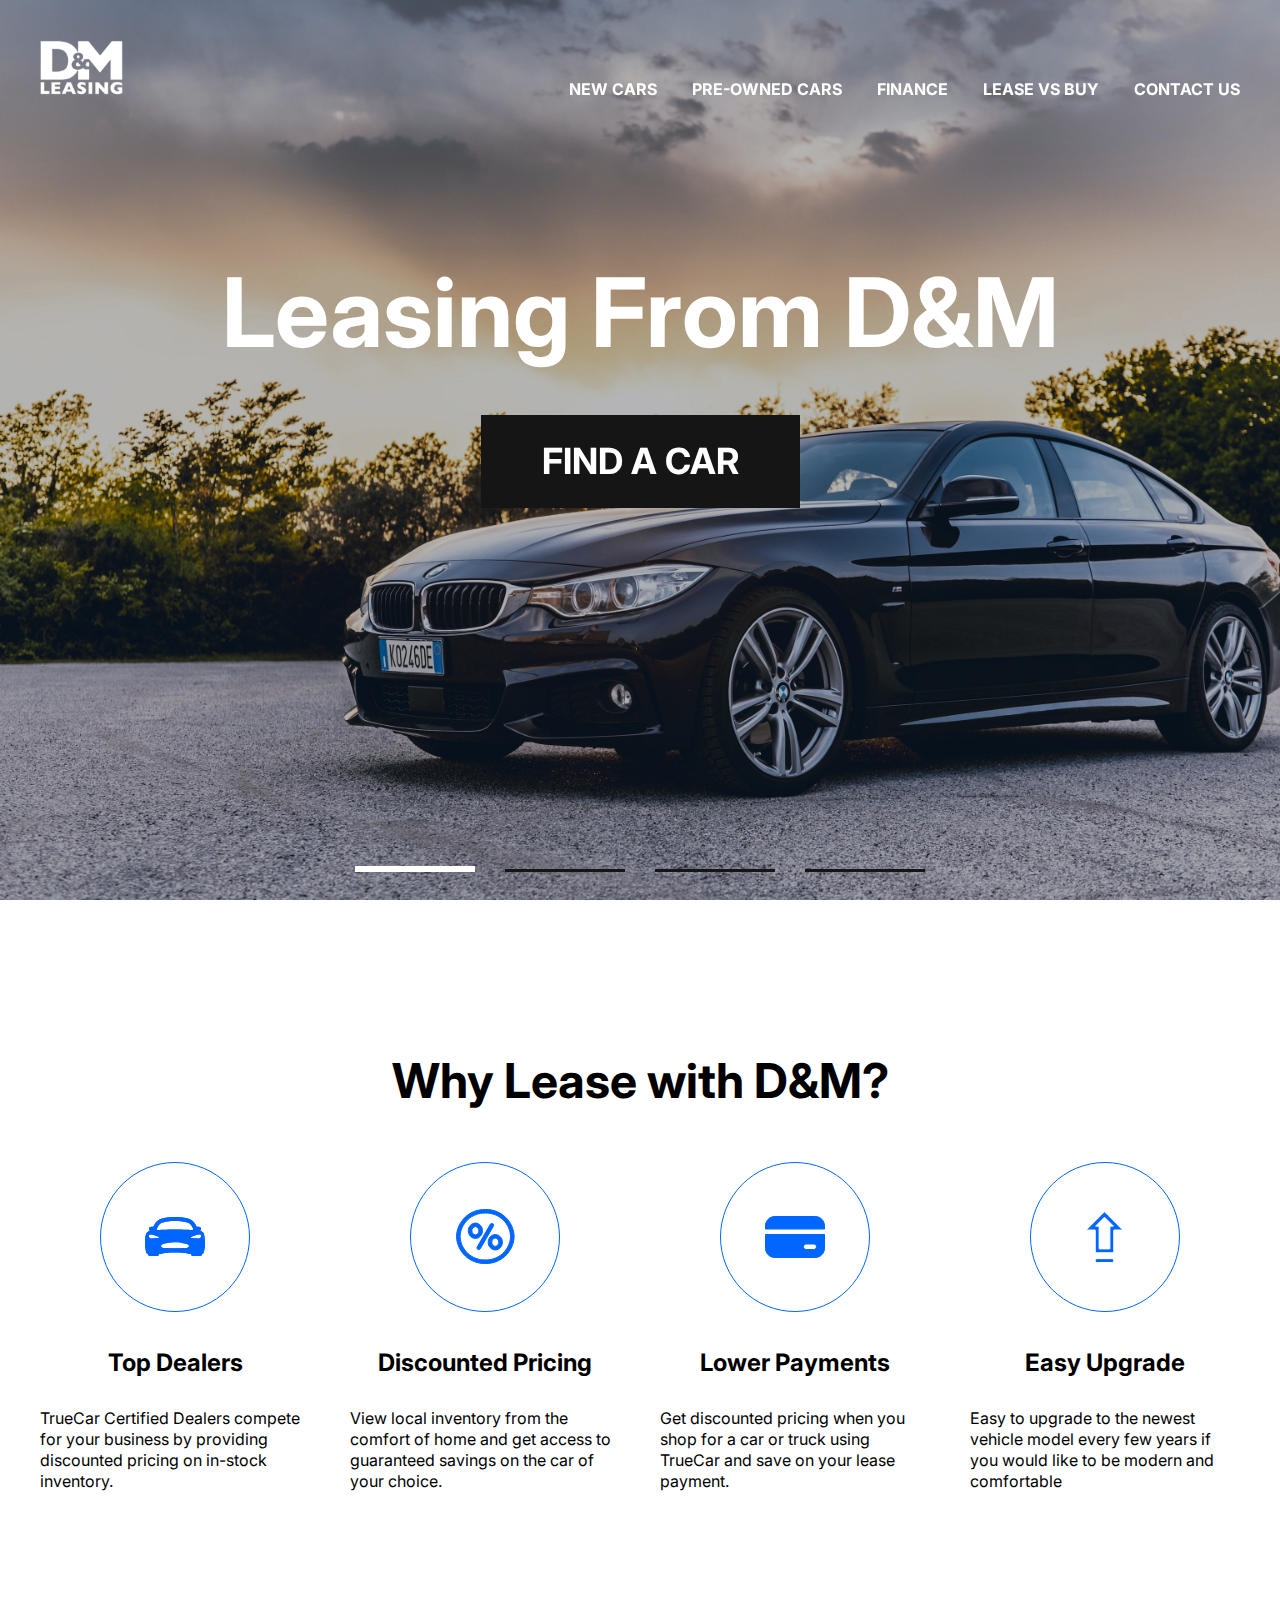
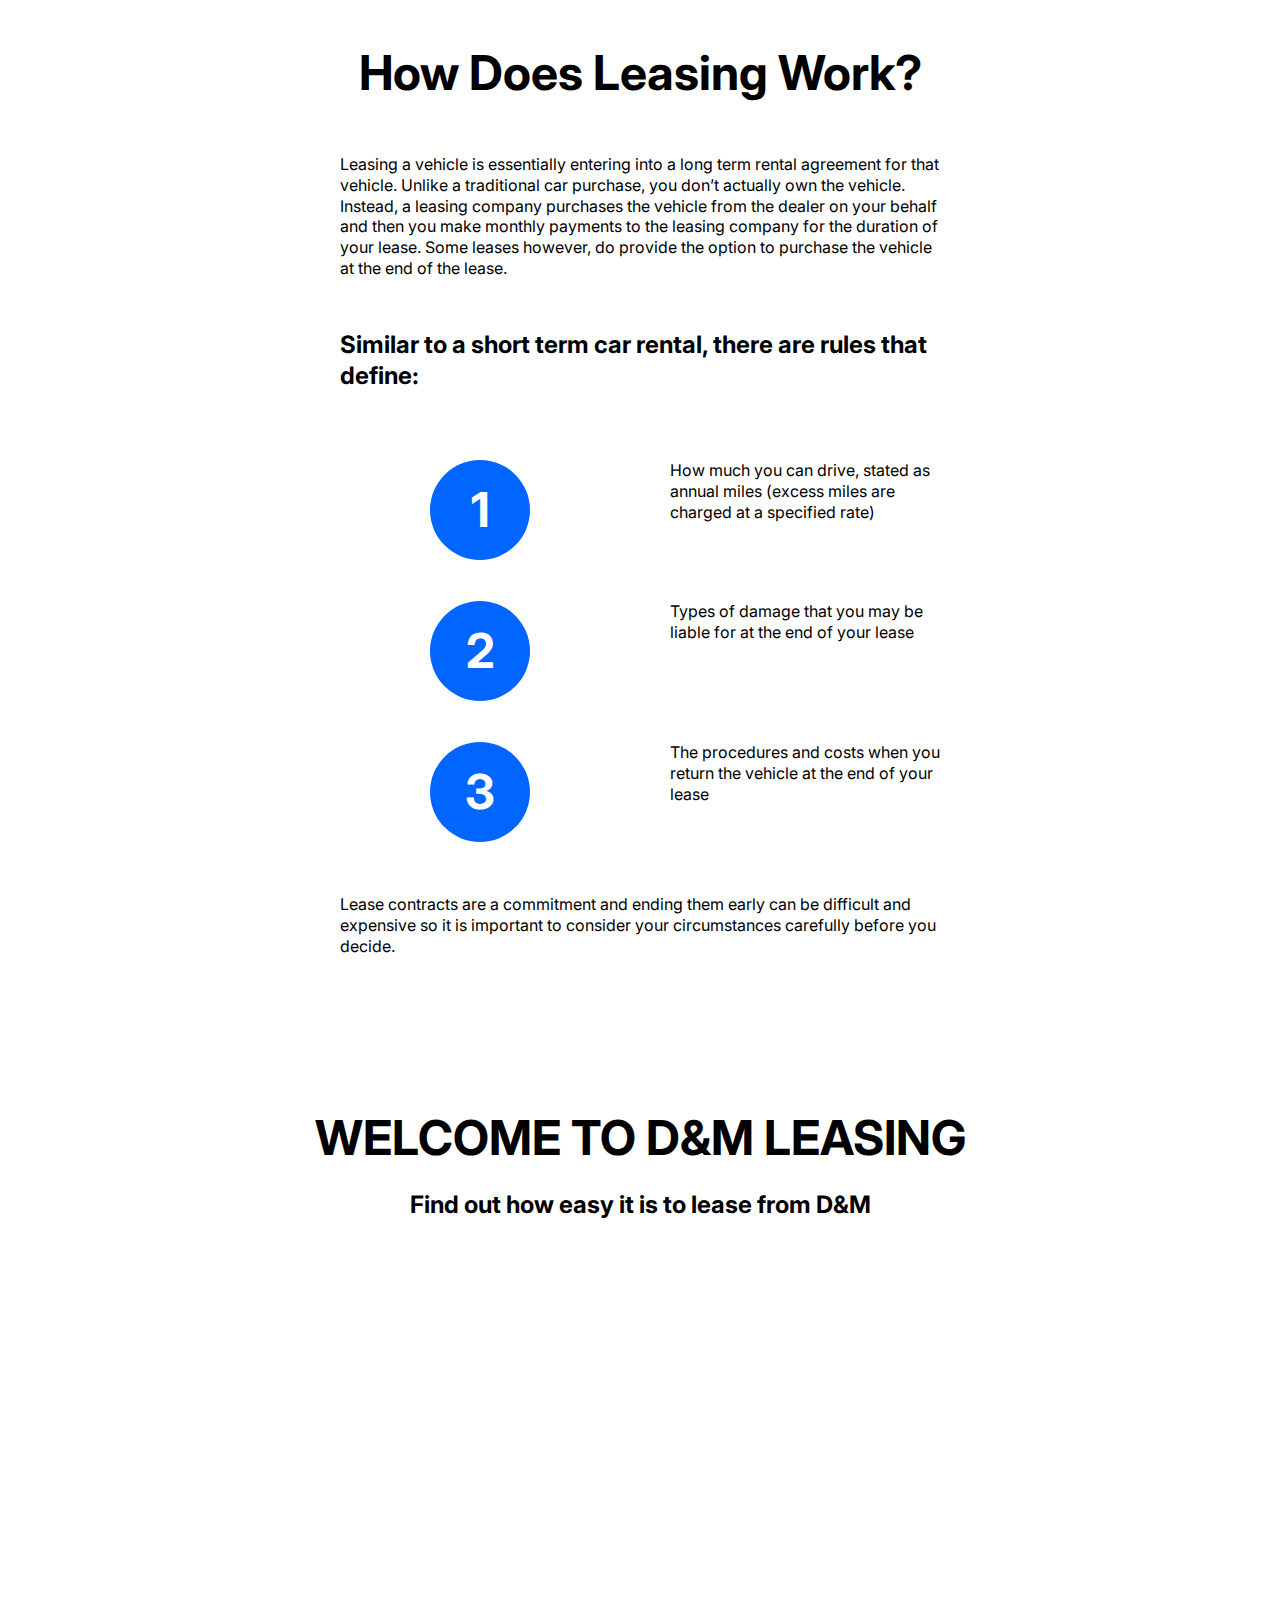
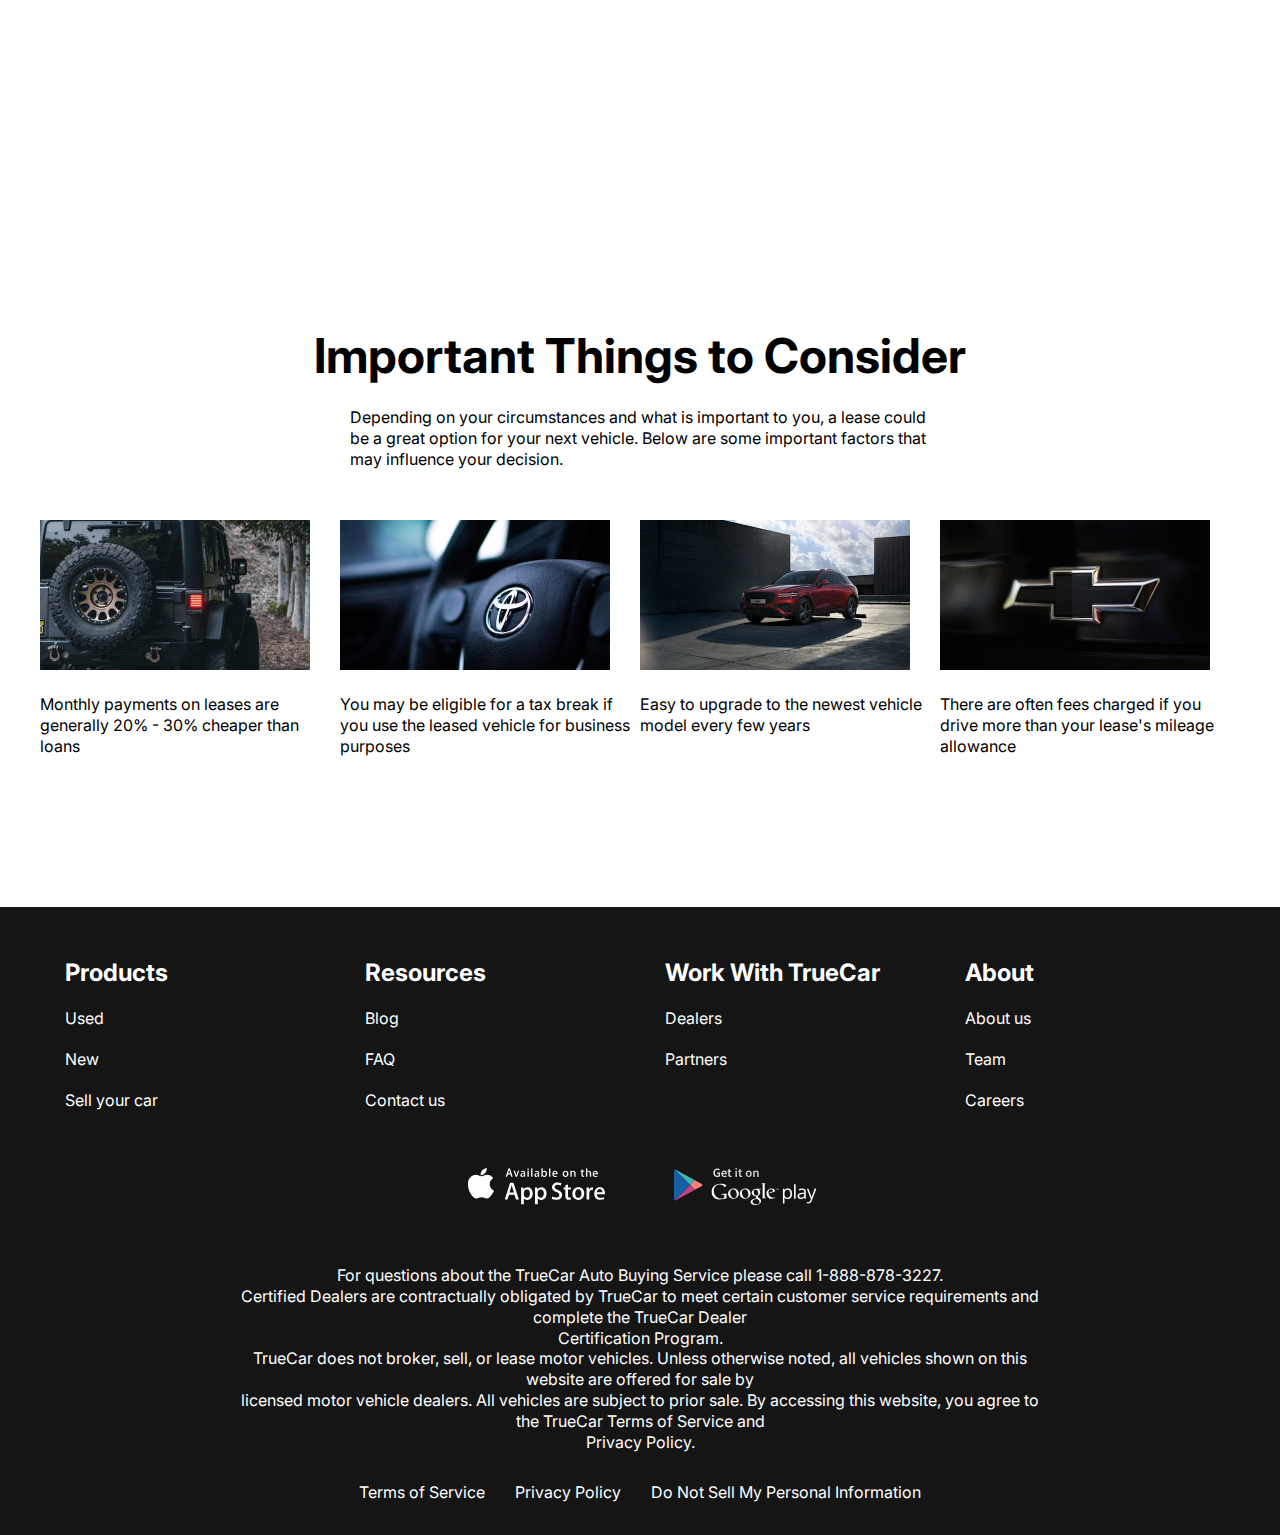
<file: index.html>
<!DOCTYPE html>
<html lang="en">
<head>
    <meta charset="UTF-8">
    <meta http-equiv="X-UA-Compatible" content="IE=edge">
    <meta name="viewport" content="width=device-width, initial-scale=1.0">
    <link rel="preconnect" href="https://fonts.googleapis.com">
    <link rel="preconnect" href="https://fonts.gstatic.com" crossorigin>
    <link rel="shortcut icon" href="images/blog-1.jpg" type="image/x-icon">
    <link href="https://fonts.googleapis.com/css2?family=Inter:wght@400;700&display=swap" rel="stylesheet">
    <link rel="stylesheet" href="https://cdn.jsdelivr.net/npm/swiper@9/swiper-bundle.min.css"/>
    <link rel="stylesheet" href="css/style.css">
    <title>Cars</title>
</head>
<body>
    <div class="wrapper">
        <header class="header header-main">
            <div class="container">
                <div class="header__inner">
                    <a href="index.html" class="logo__img"><img src="images/logo.svg" alt="Logo"></a>
                    <nav class="menu">
                        <button class="menu__btn">
                            <span></span>
                            <span></span>
                            <span></span>
                        </button>
                        <ul class="menu__list">
                            <li class="menu__list-item">
                                <a href="new-cars.html" class="menu__list-link">NEW CARS</a>
                            </li>
                            <li class="menu__list-item">
                                <a href="#" class="menu__list-link">PRE-OWNED CARS</a>
                            </li>
                            <li class="menu__list-item">
                                <a href="#" class="menu__list-link">FINANCE</a>
                            </li>
                            <li class="menu__list-item">
                                <a href="#" class="menu__list-link">LEASE VS BUY</a>
                            </li>
                            <li class="menu__list-item">
                                <a href="contacts.html" class="menu__list-link">CONTACT US</a>
                            </li>
                        </ul>
                    </nav>
                </div>
            </div>
        </header>

        <main class="main">
            <section class="top">
                <div class="container">
                    <h1 class="title">
                        Leasing From D&M
                    </h1>
                    <a href="new-cars.html" class="top__link">
                        FIND A CAR
                    </a>
                </div>
            </section>
            <div class="slider">
                <div class="swiper">
                    <div class="swiper-wrapper">
                    <div class="swiper-slide" style="background-image: url(images/slide-1.jpg);" ></div>
                    <div class="swiper-slide" style="background-image: url(images/slide-2.jpg);" ></div> 
                    <div class="swiper-slide" style="background-image: url(images/slide-3.jpg);" ></div> 
                    <div class="swiper-slide" style="background-image: url(images/slide-4.jpg);" ></div> 
                    </div>
                    <div class="swiper-pagination"></div>
                </div>
            </div>
            <section class="why-lease">
                <div class="container">
                    <h2 class="section-title">
                        Why Lease with D&M?
                    </h2>
                    <ul class="why-lease__list">
                        <li class="why-lease__item">
                            <img src="images/why-lease-1.svg" alt="" class="why-lease__item-img">
                            <h3 class="why-lease__item-title">Top Dealers</h3>
                            <p class="why-lease__item-text">TrueCar Certified Dealers compete for your business by providing discounted pricing on in-stock inventory.</p>
                        </li>
                        <li class="why-lease__item">
                            <img src="images/why-lease-2.svg" alt="" class="why-lease__item-img">
                            <h3 class="why-lease__item-title">Discounted Pricing</h3>
                            <p class="why-lease__item-text">View local inventory from the comfort of home and get access to guaranteed savings on the car of your choice.</p>
                        </li>
                        <li class="why-lease__item">
                            <img src="images/why-lease-3.svg" alt="" class="why-lease__item-img">
                            <h3 class="why-lease__item-title">Lower Payments</h3>
                            <p class="why-lease__item-text">Get discounted pricing when you shop for a car or truck using TrueCar and save on your lease payment.</p>
                        </li>
                        <li class="why-lease__item">
                            <img src="images/why-lease-4.svg" alt="" class="why-lease__item-img">
                            <h3 class="why-lease__item-title">Easy Upgrade</h3>
                            <p class="why-lease__item-text">Easy to upgrade to the newest vehicle model every few years if you would like to be modern and comfortable</p>
                        </li>
                    </ul>
                </div>
            </section>
            <section class="how-does">
                <div class="container">
                    <div class="how-does__inner">
                        <h2 class="section-title">
                            How Does Leasing Work?
                        </h2>
                        <p class="how-does__text">
                            Leasing a vehicle is essentially entering into a long term rental agreement for that vehicle. Unlike a traditional car purchase, you don’t actually own the vehicle. Instead, a leasing company purchases the vehicle from the dealer on your behalf and then you make monthly payments to the leasing company for the duration of your lease. Some leases however, do provide the option to purchase the vehicle at the end of the lease.
                        </p>
                        <h3 class="how-does__title">
                            Similar to a short term car rental, there are rules that define:
                        </h3>
                        <ol class="how-does__list">
                            <li class="how-does__item">
                                How much you can drive, stated as annual miles (excess miles are charged at a specified rate)
                            </li>
                            <li class="how-does__item">
                                Types of damage that you may be liable for at the end of your lease
                            </li>
                            <li class="how-does__item">
                                The procedures and costs when you return the vehicle at the end of your lease
                            </li>
                        </ol>
                        <p class="how-does__text">
                            Lease contracts are a commitment and ending them early can be difficult and expensive so it is important to consider your circumstances carefully before you decide.
                        </p>
                    </div>
                </div>
            </section>
            <section class="video">
                <div class="container">
                    <h2 class="section-title video__title">
                        WELCOME TO D&M LEASING
                    </h2>
                    <p class="video__text">
                        Find out how easy it is to lease from D&M
                    </p>
                    <iframe class="video__content" width="1000" height="500" src="https://www.youtube.com/embed/gnEcaXjV5KA" title="YouTube video player" frameborder="0" allow="accelerometer; autoplay; clipboard-write; encrypted-media; gyroscope; picture-in-picture; web-share" allowfullscreen></iframe>                </div>
            </section>
            <section class="important">
                <div class="container">
                    <h2 class="section-title important__title">
                        Important Things to Consider
                    </h2>
                    <p class="important__text">
                        Depending on your circumstances and what is important to you, a lease could be a great option for your next vehicle. Below are some important factors that may influence your decision.
                    </p>
                    <ul class="important__list">
                        <li class="important__item">
                            <img src="images/imp-1.jpg" alt="" class="important__item-img">
                            <p class="important__item-text">
                                Monthly payments on leases are generally 20% - 30% cheaper than loans
                            </p>
                        </li>
                        <li class="important__item">
                            <img src="images/imp-2.jpg" alt="" class="important__item-img">
                            <p class="important__item-text">
                                You may be eligible for a tax break if you use the leased vehicle for business purposes
                            </p>
                        </li>
                        <li class="important__item">
                            <img src="images/imp-3.jpg" alt="" class="important__item-img">
                            <p class="important__item-text">
                                Easy to upgrade to the newest vehicle model every few years
                            </p>
                        </li>
                        <li class="important__item">
                            <img src="images/imp-4.png" alt="" class="important__item-img">
                            <p class="important__item-text">
                                There are often fees charged if you drive more than your lease's mileage allowance
                            </p>
                        </li>
                    </ul>
                </div>
            </section>
        </main>

        <footer class="footer">
            <div class="container">
                <nav class="footer__menu">
                    <ul class="footer__menu-list">
                    <li class="footer__menu-item">
                        <p class="footer__menu-title" >Products</p>
                    </li>
                    <li class="footer__menu-item"><a href="#" class="footer__menu-link" >Used</a></li>
                    <li class="footer__menu-item"><a href="#" class="footer__menu-link" >New</a></li>
                    <li class="footer__menu-item"><a href="#" class="footer__menu-link" >Sell your car</a></li>
                    </ul>
                    <ul class="footer__menu-list">
                    <li class="footer__menu-item"><p class="footer__menu-title" >Resources</p></li>
                    <li class="footer__menu-item"><a href="#" class="footer__menu-link" >Blog</a></li>
                    <li class="footer__menu-item"><a href="#" class="footer__menu-link" >FAQ</a></li>
                    <li class="footer__menu-item"><a href="#" class="footer__menu-link" >Contact us</a></li> 
                    </ul>
                    <ul class="footer__menu-list">
                    <li class="footer__menu-item"><p class="footer__menu-title" >Work With TrueCar</p></li>
                    <li class="footer__menu-item"><a href="#" class="footer__menu-link" >Dealers</a></li>
                    <li class="footer__menu-item"><a href="#" class="footer__menu-link" >Partners</a></li>
                    </ul>
                    <ul class="footer__menu-list">
                    <li class="footer__menu-item"><p class="footer__menu-title" >About</p></li>
                    <li class="footer__menu-item"><a href="#" class="footer__menu-link" >About us</a></li>
                    <li class="footer__menu-item"><a href="#" class="footer__menu-link" >Team</a></li>
                    <li class="footer__menu-item"><a href="#" class="footer__menu-link" >Careers</a></li> 
                    </ul>
                </nav>
                <ul class="app">
                    <li class="app__item">
                        <a href="#" class="app__item-link">
                            <img src="images/appstore.svg" alt="App Store" class="app__item-img">
                        </a>
                    </li>
                    <li class="app__item">
                        <a href="#" class="app__item-link">
                            <img src="images/googleplay.svg" alt="Google Play" class="app__item-img">
                        </a>
                    </li>
                </ul>
                <div class="footer__copy">
                    <p class="footer__copy-text">
                        For questions about the TrueCar Auto Buying Service please call 1-888-878-3227. <br>
Certified Dealers are contractually obligated by TrueCar to meet certain customer service requirements and complete the TrueCar Dealer <br> Certification Program.
                    </p>
                    <p class="footer__copy-text">
TrueCar does not broker, sell, or lease motor vehicles. Unless otherwise noted, all vehicles shown on this website are offered for sale by <br> licensed motor vehicle dealers. All vehicles are subject to prior sale. By accessing this website, you agree to the TrueCar Terms of Service and <br> Privacy Policy.
                    </p>
                </div>
                <nav class="copy__nav">
                    <ul class="copy__nav-list">
                        <li class="copy__nav-item"><a href="#" class="copy__nav-link">Terms of Service</a></li>
                        <li class="copy__nav-item"><a href="#" class="copy__nav-link">Privacy Policy</a></li>
                        <li class="copy__nav-item"><a href="#" class="copy__nav-link">Do Not Sell My Personal Information</a></li>
                    </ul>
                </nav>
            </div>
        </footer>
    </div>
    

    <script src="https://cdn.jsdelivr.net/npm/swiper@9/swiper-bundle.min.js"></script>
    <script src="js/main.js"></script>
</body>
</html>
</file>
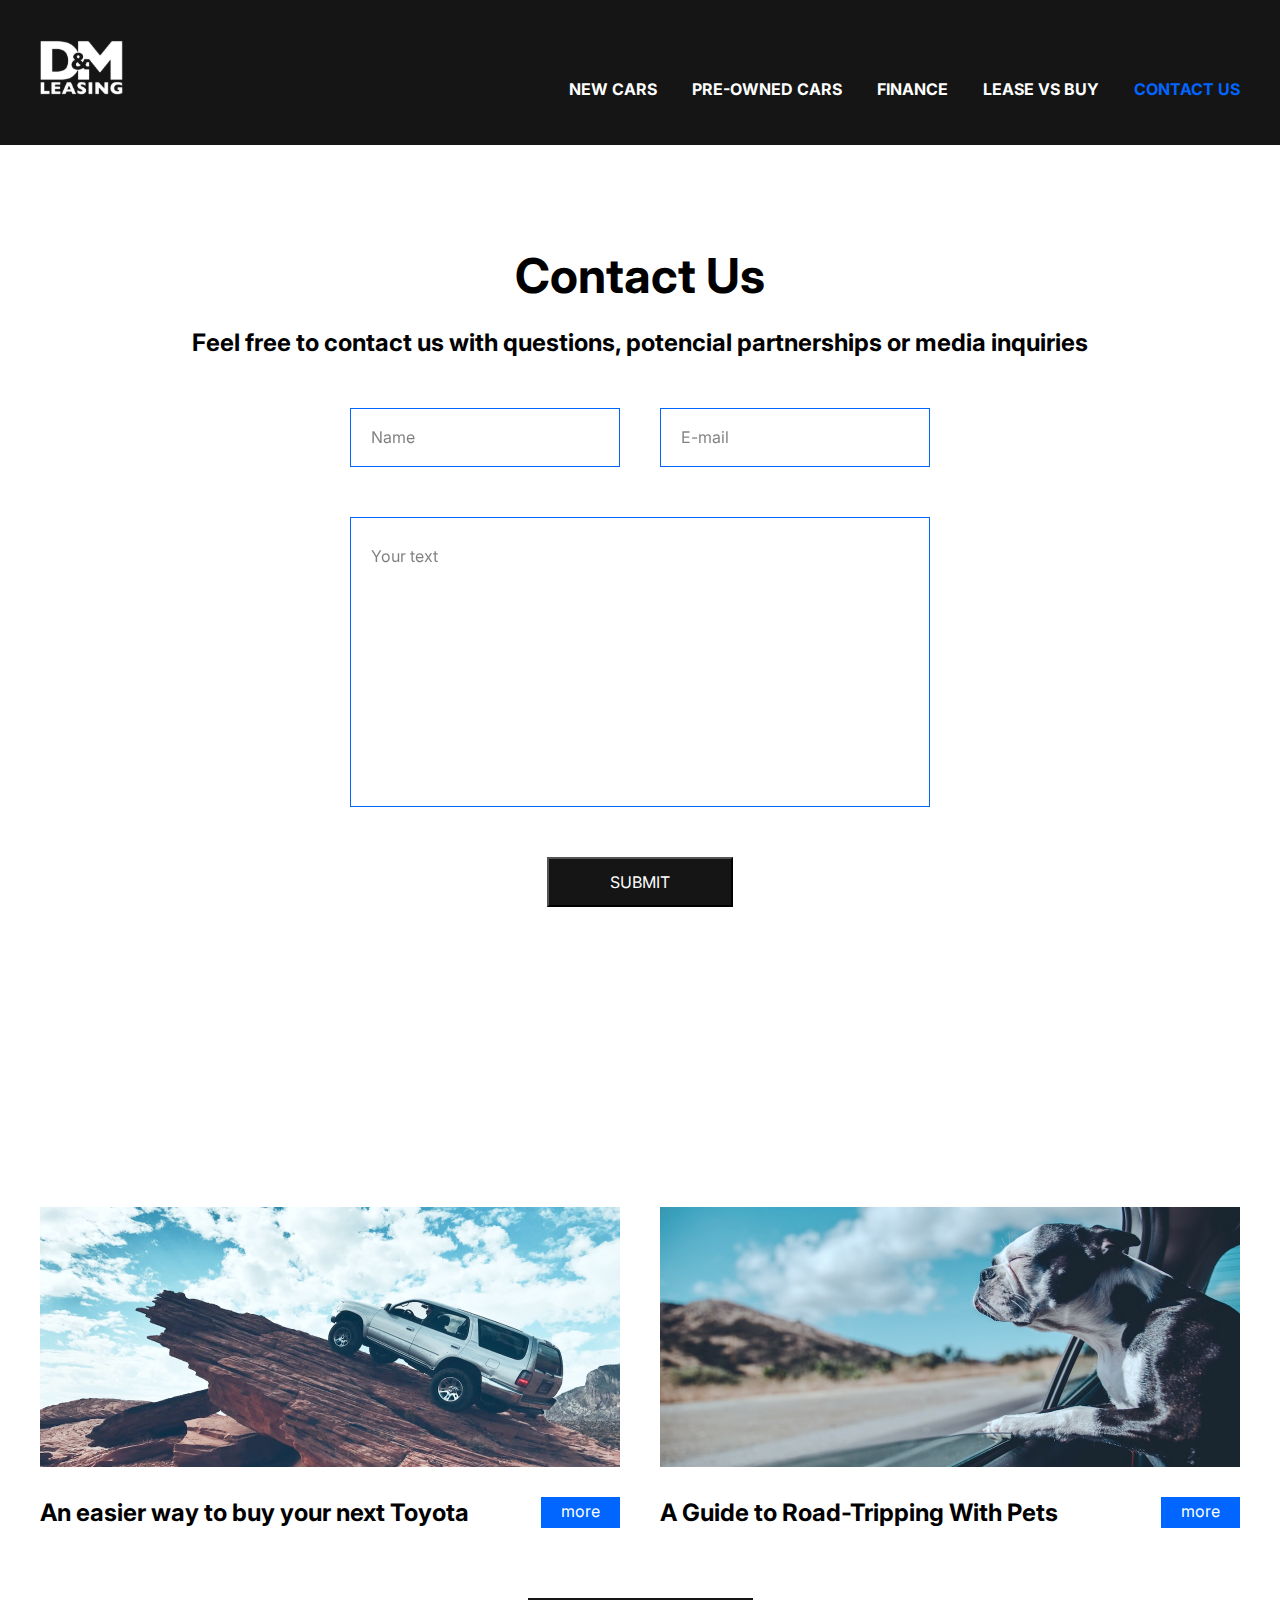
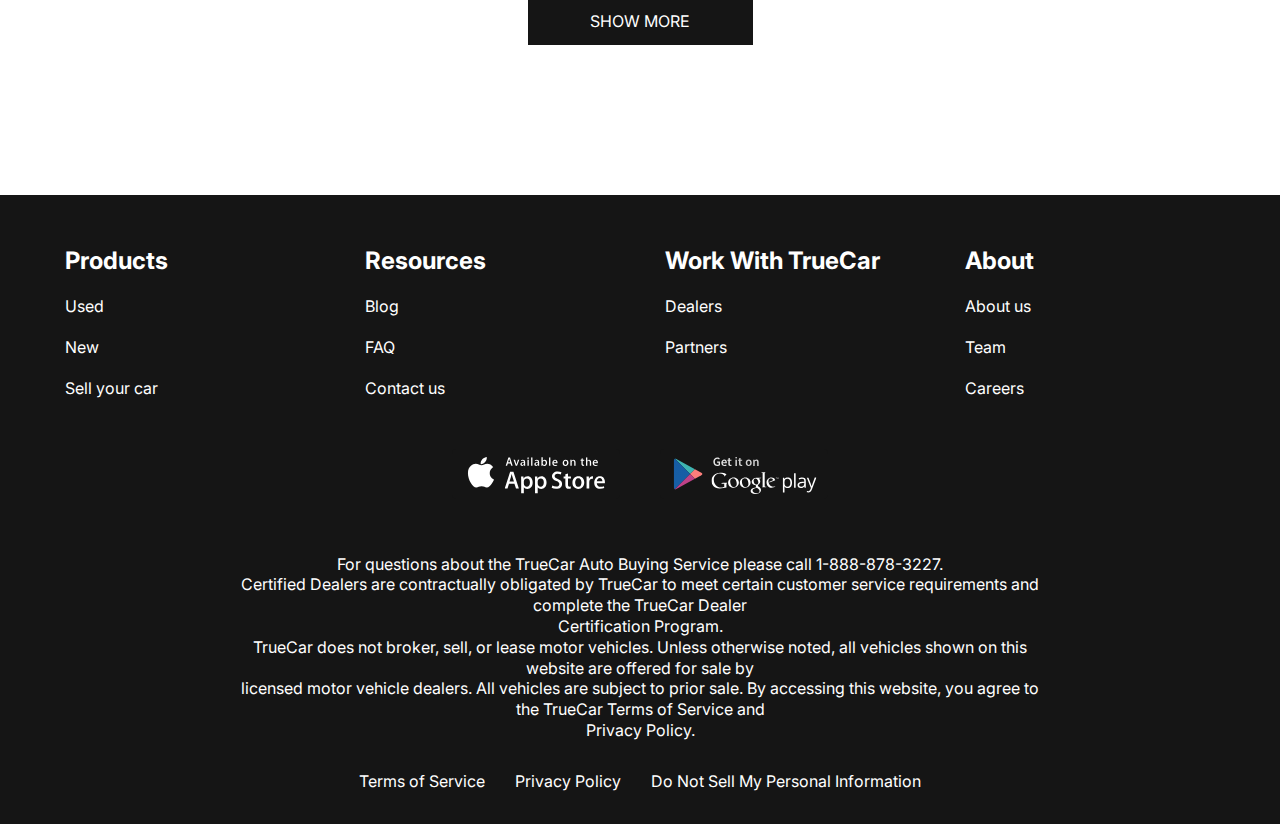
<file: contacts.html>
<!DOCTYPE html>
<html lang="en">
<head>
    <meta charset="UTF-8">
    <meta http-equiv="X-UA-Compatible" content="IE=edge">
    <meta name="viewport" content="width=device-width, initial-scale=1.0">
    <link rel="preconnect" href="https://fonts.googleapis.com">
    <link rel="preconnect" href="https://fonts.gstatic.com" crossorigin>
    <link href="https://fonts.googleapis.com/css2?family=Inter:wght@400;700&display=swap" rel="stylesheet">
    <link rel="stylesheet" href="css/style.css">
    <title>Cars</title>
</head>
<body>
    <div class="wrapper">
        <header class="header">
            <div class="container">
                <div class="header__inner">
                    <a href="index.html" class="logo__img"><img src="images/logo.svg" alt="Logo"></a>
                    <nav class="menu">
                        <button class="menu__btn">
                            <span></span>
                            <span></span>
                            <span></span>
                        </button>
                        <ul class="menu__list">
                            <li class="menu__list-item">
                                <a href="new-cars.html" class="menu__list-link">NEW CARS</a>
                            </li>
                            <li class="menu__list-item">
                                <a href="#" class="menu__list-link">PRE-OWNED CARS</a>
                            </li>
                            <li class="menu__list-item">
                                <a href="#" class="menu__list-link">FINANCE</a>
                            </li>
                            <li class="menu__list-item">
                                <a href="#" class="menu__list-link">LEASE VS BUY</a>
                            </li>
                            <li class="menu__list-item">
                                <a href="#" class="menu__list-link menu__list-link--active">CONTACT US</a>
                            </li>
                        </ul>
                    </nav>
                </div>
            </div>
        </header>

        <main class="main">
            <section class="contacts">
                <div class="container">
                    <h2 class="section-title contacts__title">Contact Us</h2>
                    <p class="contacts__text">
                        Feel free to contact us with questions, potencial partnerships or media inquiries
                    </p>
                    <form action="#" class="form">
                        <input type="text" class="form__input" placeholder="Name">
                        <input type="email" class="form__input" placeholder="E-mail">
                        <textarea class="form__textarea" placeholder="Your text"></textarea>
                        <button class="form__btn" type="submit">SUBMIT</button>
                    </form>
                </div>
            </section>
            <section class="blog">
                <div class="container">
                    <div class="blog__items">
                        <div class="blog__item">
                            <img src="images/blog-1.jpg" alt="" class="blog__item-img">
                            <h4 class="blog__item-title">
                                An easier way to buy your next Toyota
                            </h4>
                            <a href="#" class="blog__item-link">more</a>
                        </div>
                        <div class="blog__item">
                            <img src="images/blog-2.jpg" alt="" class="blog__item-img">
                            <h4 class="blog__item-title">
                                A Guide to Road-Tripping With Pets
                            </h4>
                            <a href="#" class="blog__item-link">more</a>
                        </div>
                    </div>
                    <a href="#" class="showmore__link">SHOW MORE</a>
                </div>
            </section>
        </main>

        <footer class="footer">
            <div class="container">
                <nav class="footer__menu">
                    <ul class="footer__menu-list">
                    <li class="footer__menu-item">
                        <p class="footer__menu-title" >Products</p>
                    </li>
                    <li class="footer__menu-item"><a href="#" class="footer__menu-link" >Used</a></li>
                    <li class="footer__menu-item"><a href="#" class="footer__menu-link" >New</a></li>
                    <li class="footer__menu-item"><a href="#" class="footer__menu-link" >Sell your car</a></li>
                    </ul>
                    <ul class="footer__menu-list">
                    <li class="footer__menu-item"><p class="footer__menu-title" >Resources</p></li>
                    <li class="footer__menu-item"><a href="#" class="footer__menu-link" >Blog</a></li>
                    <li class="footer__menu-item"><a href="#" class="footer__menu-link" >FAQ</a></li>
                    <li class="footer__menu-item"><a href="#" class="footer__menu-link" >Contact us</a></li> 
                    </ul>
                    <ul class="footer__menu-list">
                    <li class="footer__menu-item"><p class="footer__menu-title" >Work With TrueCar</p></li>
                    <li class="footer__menu-item"><a href="#" class="footer__menu-link" >Dealers</a></li>
                    <li class="footer__menu-item"><a href="#" class="footer__menu-link" >Partners</a></li>
                    </ul>
                    <ul class="footer__menu-list">
                    <li class="footer__menu-item"><p class="footer__menu-title" >About</p></li>
                    <li class="footer__menu-item"><a href="#" class="footer__menu-link" >About us</a></li>
                    <li class="footer__menu-item"><a href="#" class="footer__menu-link" >Team</a></li>
                    <li class="footer__menu-item"><a href="#" class="footer__menu-link" >Careers</a></li> 
                    </ul>
                </nav>
                <ul class="app">
                    <li class="app__item">
                        <a href="#" class="app__item-link">
                            <img src="images/appstore.svg" alt="App Store" class="app__item-img">
                        </a>
                    </li>
                    <li class="app__item">
                        <a href="#" class="app__item-link">
                            <img src="images/googleplay.svg" alt="Google Play" class="app__item-img">
                        </a>
                    </li>
                </ul>
                <div class="footer__copy">
                    <p class="footer__copy-text">
                        For questions about the TrueCar Auto Buying Service please call 1-888-878-3227. <br>
Certified Dealers are contractually obligated by TrueCar to meet certain customer service requirements and complete the TrueCar Dealer <br> Certification Program.
                    </p>
                    <p class="footer__copy-text">
TrueCar does not broker, sell, or lease motor vehicles. Unless otherwise noted, all vehicles shown on this website are offered for sale by <br> licensed motor vehicle dealers. All vehicles are subject to prior sale. By accessing this website, you agree to the TrueCar Terms of Service and <br> Privacy Policy.
                    </p>
                </div>
                <nav class="copy__nav">
                    <ul class="copy__nav-list">
                        <li class="copy__nav-item"><a href="#" class="copy__nav-link">Terms of Service</a></li>
                        <li class="copy__nav-item"><a href="#" class="copy__nav-link">Privacy Policy</a></li>
                        <li class="copy__nav-item"><a href="#" class="copy__nav-link">Do Not Sell My Personal Information</a></li>
                    </ul>
                </nav>
            </div>
        </footer>
    </div>
    
    <script src="js/main.js"></script>
</body>
</html>
</file>
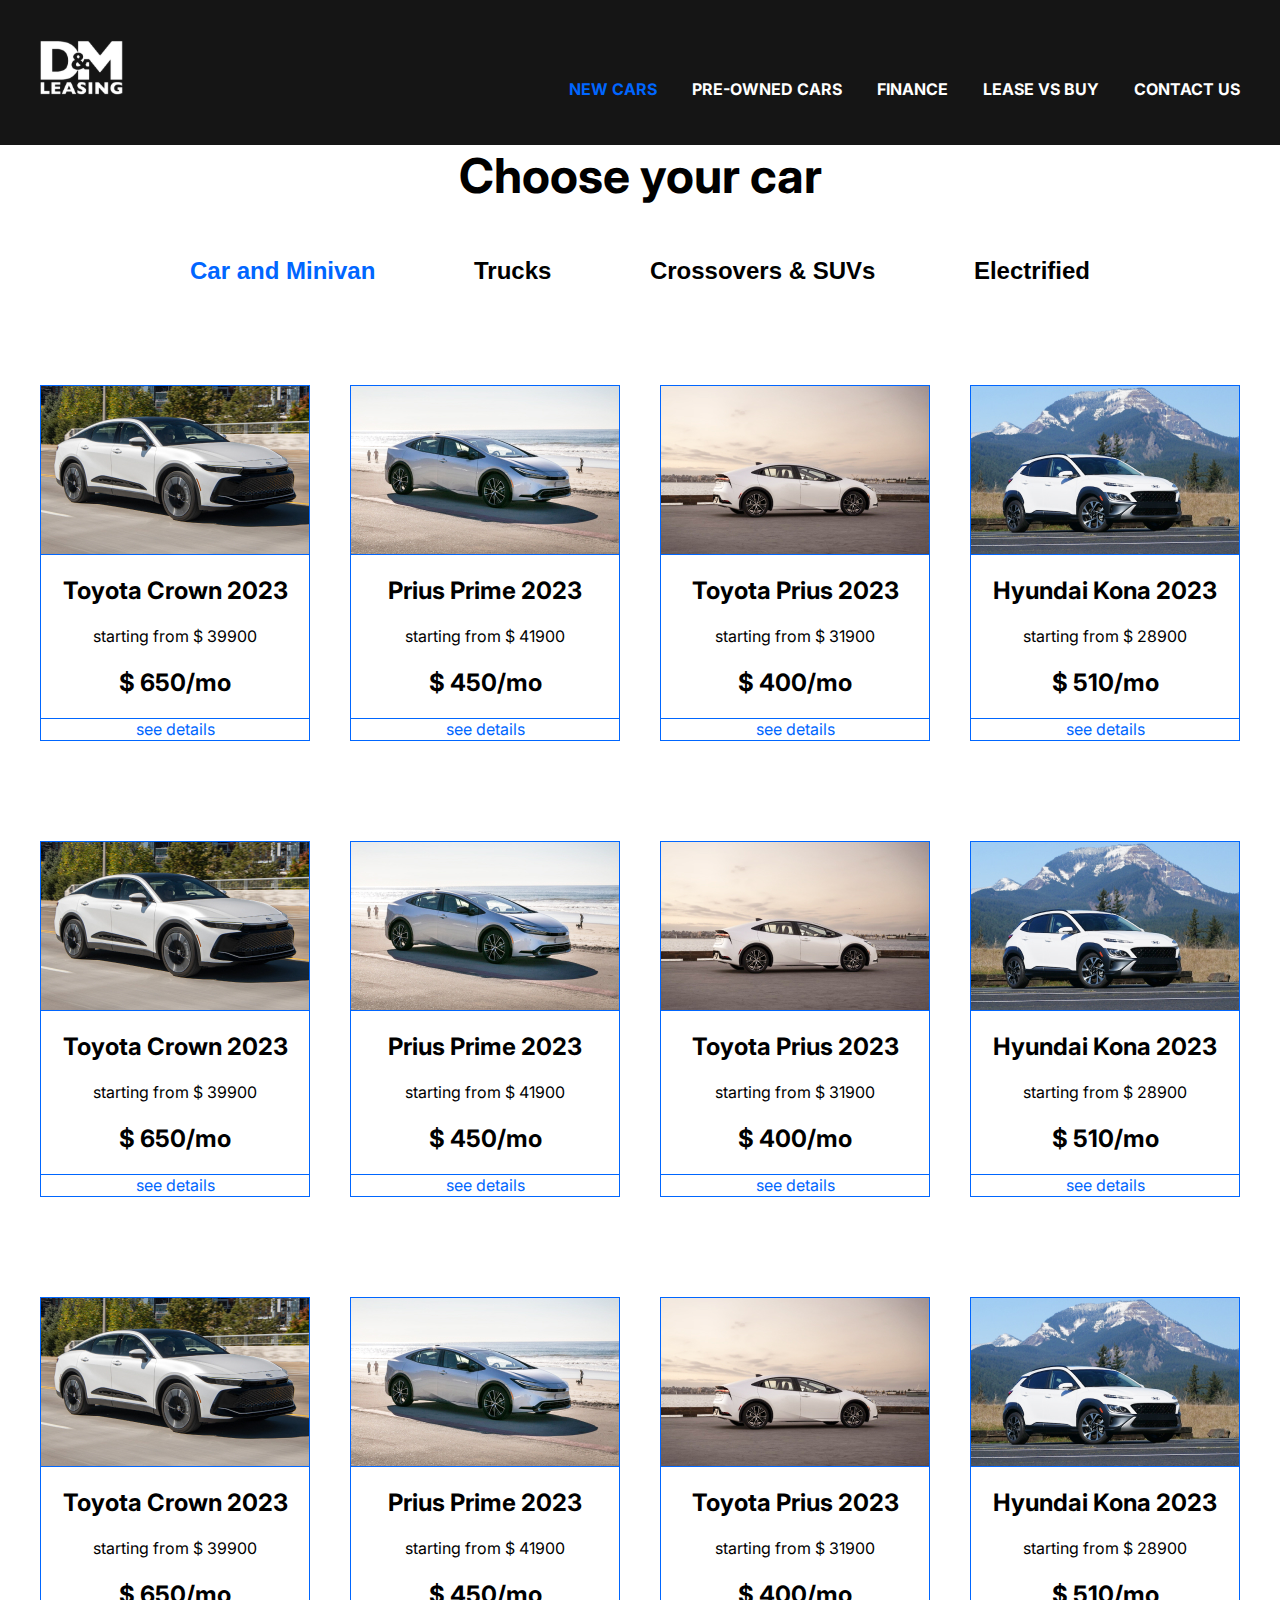
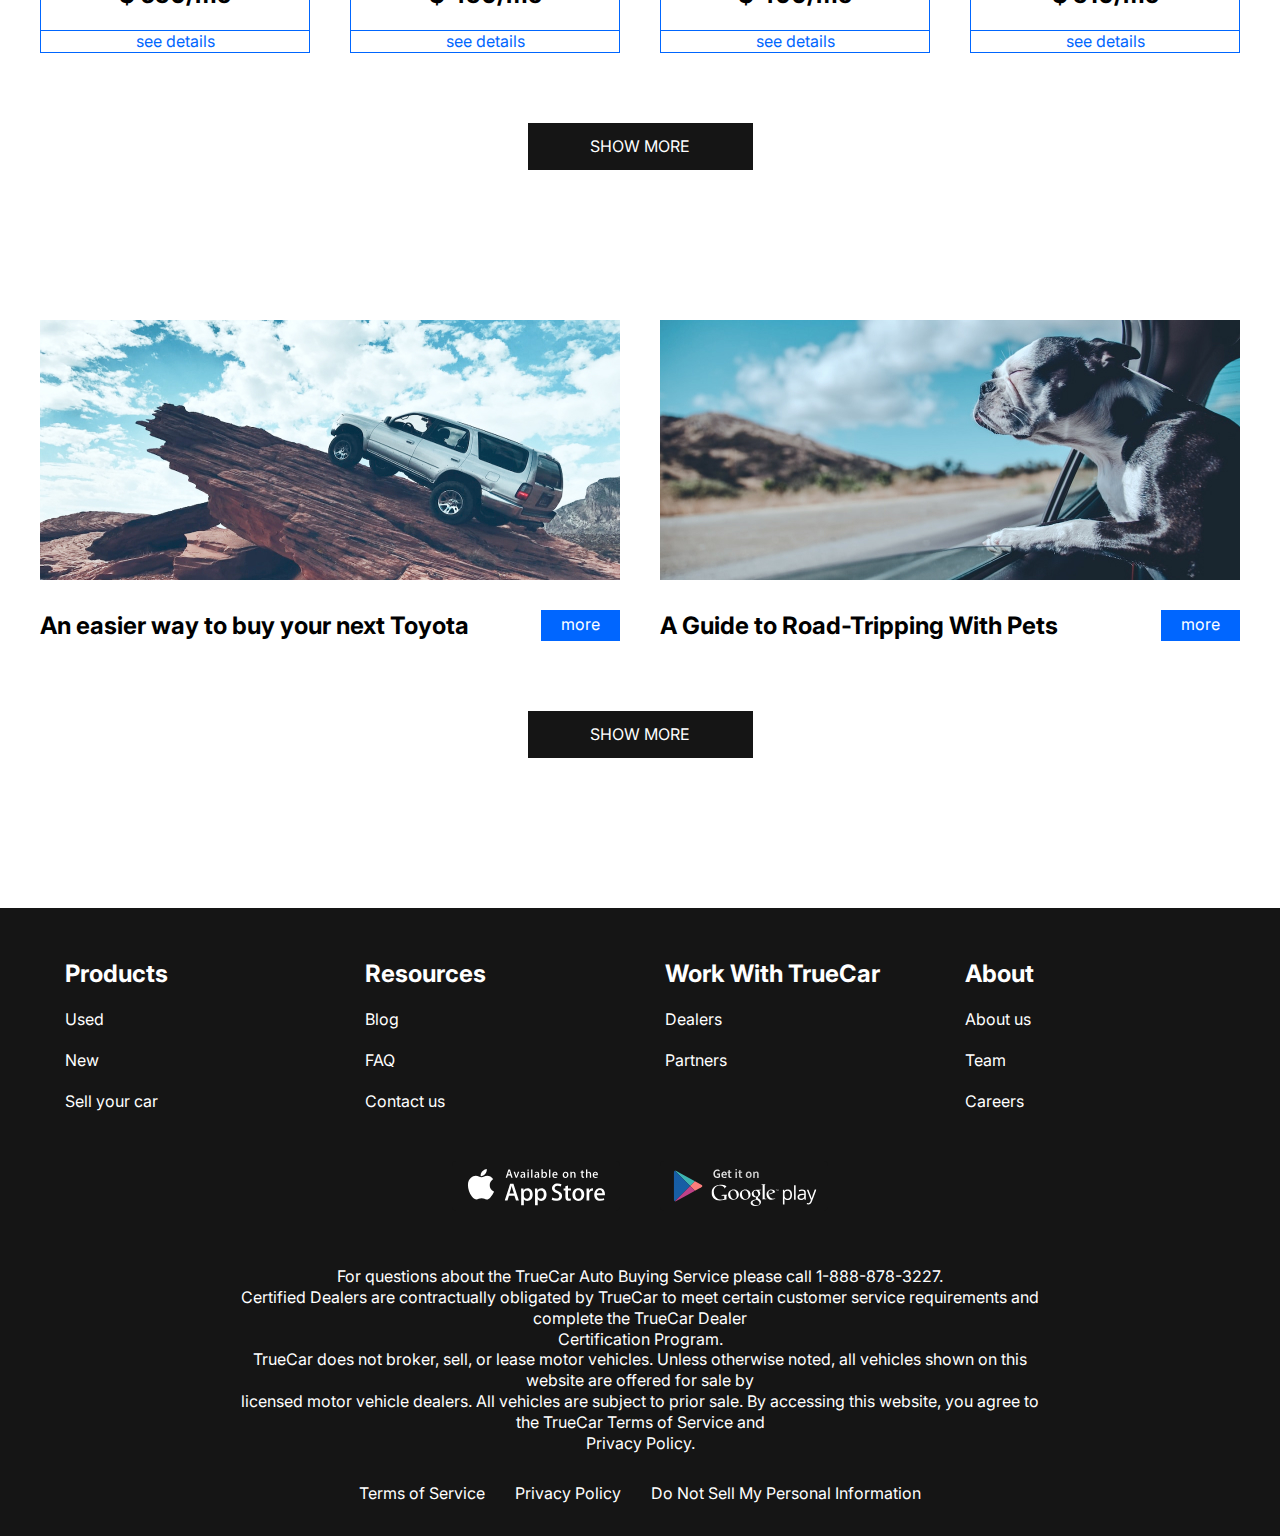
<file: new-cars.html>
<!DOCTYPE html>
<html lang="en">
<head>
    <meta charset="UTF-8">
    <meta http-equiv="X-UA-Compatible" content="IE=edge">
    <meta name="viewport" content="width=device-width, initial-scale=1.0">
    <link rel="preconnect" href="https://fonts.googleapis.com">
    <link rel="preconnect" href="https://fonts.gstatic.com" crossorigin>
    <link href="https://fonts.googleapis.com/css2?family=Inter:wght@400;700&display=swap" rel="stylesheet">
    <link rel="stylesheet" href="css/style.css">
    <title>Cars</title>
</head>
<body>
    <div class="wrapper">
        <header class="header">
            <div class="container">
                <div class="header__inner">
                    <a href="index.html" class="logo__img"><img src="images/logo.svg" alt="Logo"></a>
                    <nav class="menu">
                        <button class="menu__btn">
                            <span></span>
                            <span></span>
                            <span></span>
                        </button>
                        <ul class="menu__list">
                            <li class="menu__list-item">
                                <a href="#" class="menu__list-link menu__list-link--active">NEW CARS</a>
                            </li>
                            <li class="menu__list-item">
                                <a href="#" class="menu__list-link">PRE-OWNED CARS</a>
                            </li>
                            <li class="menu__list-item">
                                <a href="#" class="menu__list-link">FINANCE</a>
                            </li>
                            <li class="menu__list-item">
                                <a href="#" class="menu__list-link">LEASE VS BUY</a>
                            </li>
                            <li class="menu__list-item">
                                <a href="contacts.html" class="menu__list-link">CONTACT US</a>
                            </li>
                        </ul>
                    </nav>
                </div>
            </div>
        </header>

        <main class="main">
            <section class="choose">
                <div class="container">
                    <h2 class="section-title">
                        Choose your car
                    </h2>
                    <div class="tabs">
                        <div class="tabs__btn">
                            <button class="tabs__btn-item tabs__btn-item--active" data-button="content-1">Car and Minivan</button>
                            <button class="tabs__btn-item" data-button="content-2">Trucks</button>
                            <button class="tabs__btn-item" data-button="content-3">Crossovers & SUVs</button>
                            <button class="tabs__btn-item" data-button="content-4">Electrified</button>
                        </div>
                        <div class="tabs__content">
                            <div class="tabs__content-item tabs__content-item--active" id="content-1">
                                <div class="card">
                                    <img src="images/card-1.jpg" alt="" class="card__img">
                                    <div class="card__content">
                                        <h4 class="card__title">Toyota Crown 2023</h4>
                                        <p class="card__text">starting from $ 39900</p>
                                        <p class="card__price">$ 650/mo</p>
                                    </div>
                                    <a href="#" class="card__link">see details</a>
                                </div>
                                <div class="card">
                                    <img src="images/card-2.jpg" alt="" class="card__img">
                                    <div class="card__content">
                                        <h4 class="card__title">Prius Prime 2023</h4>
                                        <p class="card__text">starting from $ 41900</p>
                                        <p class="card__price">$ 450/mo</p>
                                    </div>
                                    <a href="#" class="card__link">see details</a>
                                </div>
                                <div class="card">
                                    <img src="images/card-3.jpg" alt="" class="card__img">
                                    <div class="card__content">
                                        <h4 class="card__title">Toyota Prius 2023</h4>
                                        <p class="card__text">starting from $ 31900</p>
                                        <p class="card__price">$ 400/mo</p>
                                    </div>
                                    <a href="#" class="card__link">see details</a>
                                </div>
                                <div class="card">
                                    <img src="images/card-4.jpg" alt="" class="card__img">
                                    <div class="card__content">
                                        <h4 class="card__title">Hyundai Kona 2023</h4>
                                        <p class="card__text">starting from $ 28900</p>
                                        <p class="card__price">$ 510/mo</p>
                                    </div>
                                    <a href="#" class="card__link">see details</a>
                                </div>
                                <div class="card">
                                    <img src="images/card-1.jpg" alt="" class="card__img">
                                    <div class="card__content">
                                        <h4 class="card__title">Toyota Crown 2023</h4>
                                        <p class="card__text">starting from $ 39900</p>
                                        <p class="card__price">$ 650/mo</p>
                                    </div>
                                    <a href="#" class="card__link">see details</a>
                                </div>
                                <div class="card">
                                    <img src="images/card-2.jpg" alt="" class="card__img">
                                    <div class="card__content">
                                        <h4 class="card__title">Prius Prime 2023</h4>
                                        <p class="card__text">starting from $ 41900</p>
                                        <p class="card__price">$ 450/mo</p>
                                    </div>
                                    <a href="#" class="card__link">see details</a>
                                </div>
                                <div class="card">
                                    <img src="images/card-3.jpg" alt="" class="card__img">
                                    <div class="card__content">
                                        <h4 class="card__title">Toyota Prius 2023</h4>
                                        <p class="card__text">starting from $ 31900</p>
                                        <p class="card__price">$ 400/mo</p>
                                    </div>
                                    <a href="#" class="card__link">see details</a>
                                </div>
                                <div class="card">
                                    <img src="images/card-4.jpg" alt="" class="card__img">
                                    <div class="card__content">
                                        <h4 class="card__title">Hyundai Kona 2023</h4>
                                        <p class="card__text">starting from $ 28900</p>
                                        <p class="card__price">$ 510/mo</p>
                                    </div>
                                    <a href="#" class="card__link">see details</a>
                                </div>
                                <div class="card">
                                    <img src="images/card-1.jpg" alt="" class="card__img">
                                    <div class="card__content">
                                        <h4 class="card__title">Toyota Crown 2023</h4>
                                        <p class="card__text">starting from $ 39900</p>
                                        <p class="card__price">$ 650/mo</p>
                                    </div>
                                    <a href="#" class="card__link">see details</a>
                                </div>
                                <div class="card">
                                    <img src="images/card-2.jpg" alt="" class="card__img">
                                    <div class="card__content">
                                        <h4 class="card__title">Prius Prime 2023</h4>
                                        <p class="card__text">starting from $ 41900</p>
                                        <p class="card__price">$ 450/mo</p>
                                    </div>
                                    <a href="#" class="card__link">see details</a>
                                </div>
                                <div class="card">
                                    <img src="images/card-3.jpg" alt="" class="card__img">
                                    <div class="card__content">
                                        <h4 class="card__title">Toyota Prius 2023</h4>
                                        <p class="card__text">starting from $ 31900</p>
                                        <p class="card__price">$ 400/mo</p>
                                    </div>
                                    <a href="#" class="card__link">see details</a>
                                </div>
                                <div class="card">
                                    <img src="images/card-4.jpg" alt="" class="card__img">
                                    <div class="card__content">
                                        <h4 class="card__title">Hyundai Kona 2023</h4>
                                        <p class="card__text">starting from $ 28900</p>
                                        <p class="card__price">$ 510/mo</p>
                                    </div>
                                    <a href="#" class="card__link">see details</a>
                                </div>
                            </div>
                            <div class="tabs__content-item" id="content-2">
                                <div class="card">
                                    <img src="images/card-1.jpg" alt="" class="card__img">
                                    <div class="card__content">
                                        <h4 class="card__title">Toyota Crown 2023</h4>
                                        <p class="card__text">starting from $ 39900</p>
                                        <p class="card__price">$ 650/mo</p>
                                    </div>
                                    <a href="#" class="card__link">see details</a>
                                </div>
                                <div class="card">
                                    <img src="images/card-2.jpg" alt="" class="card__img">
                                    <div class="card__content">
                                        <h4 class="card__title">Prius Prime 2023</h4>
                                        <p class="card__text">starting from $ 41900</p>
                                        <p class="card__price">$ 450/mo</p>
                                    </div>
                                    <a href="#" class="card__link">see details</a>
                                </div>
                                <div class="card">
                                    <img src="images/card-3.jpg" alt="" class="card__img">
                                    <div class="card__content">
                                        <h4 class="card__title">Toyota Prius 2023</h4>
                                        <p class="card__text">starting from $ 31900</p>
                                        <p class="card__price">$ 400/mo</p>
                                    </div>
                                    <a href="#" class="card__link">see details</a>
                                </div>
                                <div class="card">
                                    <img src="images/card-4.jpg" alt="" class="card__img">
                                    <div class="card__content">
                                        <h4 class="card__title">Hyundai Kona 2023</h4>
                                        <p class="card__text">starting from $ 28900</p>
                                        <p class="card__price">$ 510/mo</p>
                                    </div>
                                    <a href="#" class="card__link">see details</a>
                                </div>
                            </div>
                            <div class="tabs__content-item" id="content-3">
                                <div class="card">
                                    <img src="images/card-1.jpg" alt="" class="card__img">
                                    <div class="card__content">
                                        <h4 class="card__title">Toyota Crown 2023</h4>
                                        <p class="card__text">starting from $ 39900</p>
                                        <p class="card__price">$ 650/mo</p>
                                    </div>
                                    <a href="#" class="card__link">see details</a>
                                </div>
                                <div class="card">
                                    <img src="images/card-2.jpg" alt="" class="card__img">
                                    <div class="card__content">
                                        <h4 class="card__title">Prius Prime 2023</h4>
                                        <p class="card__text">starting from $ 41900</p>
                                        <p class="card__price">$ 450/mo</p>
                                    </div>
                                    <a href="#" class="card__link">see details</a>
                                </div>
                                <div class="card">
                                    <img src="images/card-3.jpg" alt="" class="card__img">
                                    <div class="card__content">
                                        <h4 class="card__title">Toyota Prius 2023</h4>
                                        <p class="card__text">starting from $ 31900</p>
                                        <p class="card__price">$ 400/mo</p>
                                    </div>
                                    <a href="#" class="card__link">see details</a>
                                </div>
                                <div class="card">
                                    <img src="images/card-4.jpg" alt="" class="card__img">
                                    <div class="card__content">
                                        <h4 class="card__title">Hyundai Kona 2023</h4>
                                        <p class="card__text">starting from $ 28900</p>
                                        <p class="card__price">$ 510/mo</p>
                                    </div>
                                    <a href="#" class="card__link">see details</a>
                                </div>
                                <div class="card">
                                    <img src="images/card-1.jpg" alt="" class="card__img">
                                    <div class="card__content">
                                        <h4 class="card__title">Toyota Crown 2023</h4>
                                        <p class="card__text">starting from $ 39900</p>
                                        <p class="card__price">$ 650/mo</p>
                                    </div>
                                    <a href="#" class="card__link">see details</a>
                                </div>
                                <div class="card">
                                    <img src="images/card-2.jpg" alt="" class="card__img">
                                    <div class="card__content">
                                        <h4 class="card__title">Prius Prime 2023</h4>
                                        <p class="card__text">starting from $ 41900</p>
                                        <p class="card__price">$ 450/mo</p>
                                    </div>
                                    <a href="#" class="card__link">see details</a>
                                </div>
                                <div class="card">
                                    <img src="images/card-3.jpg" alt="" class="card__img">
                                    <div class="card__content">
                                        <h4 class="card__title">Toyota Prius 2023</h4>
                                        <p class="card__text">starting from $ 31900</p>
                                        <p class="card__price">$ 400/mo</p>
                                    </div>
                                    <a href="#" class="card__link">see details</a>
                                </div>
                                <div class="card">
                                    <img src="images/card-4.jpg" alt="" class="card__img">
                                    <div class="card__content">
                                        <h4 class="card__title">Hyundai Kona 2023</h4>
                                        <p class="card__text">starting from $ 28900</p>
                                        <p class="card__price">$ 510/mo</p>
                                    </div>
                                    <a href="#" class="card__link">see details</a>
                                </div>
                            </div>
                            <div class="tabs__content-item" id="content-4">
                                <div class="card">
                                    <img src="images/card-1.jpg" alt="" class="card__img">
                                    <div class="card__content">
                                        <h4 class="card__title">Toyota Crown 2023</h4>
                                        <p class="card__text">starting from $ 39900</p>
                                        <p class="card__price">$ 650/mo</p>
                                    </div>
                                    <a href="#" class="card__link">see details</a>
                                </div>
                                <div class="card">
                                    <img src="images/card-2.jpg" alt="" class="card__img">
                                    <div class="card__content">
                                        <h4 class="card__title">Prius Prime 2023</h4>
                                        <p class="card__text">starting from $ 41900</p>
                                        <p class="card__price">$ 450/mo</p>
                                    </div>
                                    <a href="#" class="card__link">see details</a>
                                </div>
                                <div class="card">
                                    <img src="images/card-3.jpg" alt="" class="card__img">
                                    <div class="card__content">
                                        <h4 class="card__title">Toyota Prius 2023</h4>
                                        <p class="card__text">starting from $ 31900</p>
                                        <p class="card__price">$ 400/mo</p>
                                    </div>
                                    <a href="#" class="card__link">see details</a>
                                </div>
                                <div class="card">
                                    <img src="images/card-4.jpg" alt="" class="card__img">
                                    <div class="card__content">
                                        <h4 class="card__title">Hyundai Kona 2023</h4>
                                        <p class="card__text">starting from $ 28900</p>
                                        <p class="card__price">$ 510/mo</p>
                                    </div>
                                    <a href="#" class="card__link">see details</a>
                                </div>
                                <div class="card">
                                    <img src="images/card-1.jpg" alt="" class="card__img">
                                    <div class="card__content">
                                        <h4 class="card__title">Toyota Crown 2023</h4>
                                        <p class="card__text">starting from $ 39900</p>
                                        <p class="card__price">$ 650/mo</p>
                                    </div>
                                    <a href="#" class="card__link">see details</a>
                                </div>
                                <div class="card">
                                    <img src="images/card-2.jpg" alt="" class="card__img">
                                    <div class="card__content">
                                        <h4 class="card__title">Prius Prime 2023</h4>
                                        <p class="card__text">starting from $ 41900</p>
                                        <p class="card__price">$ 450/mo</p>
                                    </div>
                                    <a href="#" class="card__link">see details</a>
                                </div> 
                            </div>
                        </div>
                    </div>
                    <a href="#" class="showmore__link">SHOW MORE</a>
                </div>
            </section>
            <section class="blog">
                <div class="container">
                    <div class="blog__items">
                        <div class="blog__item">
                            <img src="images/blog-1.jpg" alt="" class="blog__item-img">
                            <h4 class="blog__item-title">
                                An easier way to buy your next Toyota
                            </h4>
                            <a href="#" class="blog__item-link">more</a>
                        </div>
                        <div class="blog__item">
                            <img src="images/blog-2.jpg" alt="" class="blog__item-img">
                            <h4 class="blog__item-title">
                                A Guide to Road-Tripping With Pets
                            </h4>
                            <a href="#" class="blog__item-link">more</a>
                        </div>
                    </div>
                    <a href="#" class="showmore__link">SHOW MORE</a>
                </div>
            </section>
        </main>

        <footer class="footer">
            <div class="container">
                <nav class="footer__menu">
                    <ul class="footer__menu-list">
                    <li class="footer__menu-item">
                        <p class="footer__menu-title" >Products</p>
                    </li>
                    <li class="footer__menu-item"><a href="#" class="footer__menu-link" >Used</a></li>
                    <li class="footer__menu-item"><a href="#" class="footer__menu-link" >New</a></li>
                    <li class="footer__menu-item"><a href="#" class="footer__menu-link" >Sell your car</a></li>
                    </ul>
                    <ul class="footer__menu-list">
                    <li class="footer__menu-item"><p class="footer__menu-title" >Resources</p></li>
                    <li class="footer__menu-item"><a href="#" class="footer__menu-link" >Blog</a></li>
                    <li class="footer__menu-item"><a href="#" class="footer__menu-link" >FAQ</a></li>
                    <li class="footer__menu-item"><a href="#" class="footer__menu-link" >Contact us</a></li> 
                    </ul>
                    <ul class="footer__menu-list">
                    <li class="footer__menu-item"><p class="footer__menu-title" >Work With TrueCar</p></li>
                    <li class="footer__menu-item"><a href="#" class="footer__menu-link" >Dealers</a></li>
                    <li class="footer__menu-item"><a href="#" class="footer__menu-link" >Partners</a></li>
                    </ul>
                    <ul class="footer__menu-list">
                    <li class="footer__menu-item"><p class="footer__menu-title" >About</p></li>
                    <li class="footer__menu-item"><a href="#" class="footer__menu-link" >About us</a></li>
                    <li class="footer__menu-item"><a href="#" class="footer__menu-link" >Team</a></li>
                    <li class="footer__menu-item"><a href="#" class="footer__menu-link" >Careers</a></li> 
                    </ul>
                </nav>
                <ul class="app">
                    <li class="app__item">
                        <a href="#" class="app__item-link">
                            <img src="images/appstore.svg" alt="App Store" class="app__item-img">
                        </a>
                    </li>
                    <li class="app__item">
                        <a href="#" class="app__item-link">
                            <img src="images/googleplay.svg" alt="Google Play" class="app__item-img">
                        </a>
                    </li>
                </ul>
                <div class="footer__copy">
                    <p class="footer__copy-text">
                        For questions about the TrueCar Auto Buying Service please call 1-888-878-3227. <br>
Certified Dealers are contractually obligated by TrueCar to meet certain customer service requirements and complete the TrueCar Dealer <br> Certification Program.
                    </p>
                    <p class="footer__copy-text">
TrueCar does not broker, sell, or lease motor vehicles. Unless otherwise noted, all vehicles shown on this website are offered for sale by <br> licensed motor vehicle dealers. All vehicles are subject to prior sale. By accessing this website, you agree to the TrueCar Terms of Service and <br> Privacy Policy.
                    </p>
                </div>
                <nav class="copy__nav">
                    <ul class="copy__nav-list">
                        <li class="copy__nav-item"><a href="#" class="copy__nav-link">Terms of Service</a></li>
                        <li class="copy__nav-item"><a href="#" class="copy__nav-link">Privacy Policy</a></li>
                        <li class="copy__nav-item"><a href="#" class="copy__nav-link">Do Not Sell My Personal Information</a></li>
                    </ul>
                </nav>
            </div>
        </footer>
    </div>
    
    <script src="js/main.js"></script>
</body>
</html>
</file>
<file: css/style.css>
html {
    box-sizing: border-box;
}

*, *::after, *::before {
    box-sizing: inherit;
    margin: 0;
    padding: 0;
}

html,body {
    height: 100%;
}

ul {
    list-style-type: none;
}

a {
    text-decoration: none;
    color: inherit;
}

.section-title {
    text-align: center;
    margin-bottom: 50px;
    font-size: 48px;
    font-weight: 700;
}

.wrapper {
    min-height: 100%;
    display: flex;
    flex-direction: column;
}

.container {
    max-width: 1220px;
    margin: 0 auto;
    padding: 0 10px;
}

body {
    font-size: 16px;
    font-weight: 400;
    font-family: 'Inter', sans-serif;
    line-height: 1.3;
}

.header {
    background: #151515;
}

.header-main {
background: transparent;
position: absolute;
z-index: 10;
left: 0;
right: 0;
}

.header__inner {
    padding-top: 40px;
    padding-bottom: 45px;
    display: flex;
    justify-content: space-between;
    align-items: flex-end;
}

.menu__list {
    display: flex;
    gap: 35px;
}

.menu__list-link {
    color: #fff;
    text-transform: uppercase;
    font-weight: 700;
}

.menu__list-link--active {
    color: #0066FF;
}

/*Footer*/
.footer {
    background: #151515;
    padding: 50px 0 32px;
    color: #fff;
}

.footer__menu {
    display: flex;
    justify-content: space-around;
    margin-bottom: 50px;
}

.footer__menu-list {
    min-width: 250px;
}

.footer__menu-item + .footer__menu-item {
    padding-top: 20px;
}

.footer__menu-title {
    font-size: 24px;
    font-weight: 700;
}

.app {
    display: flex;
    justify-content: center;
    gap: 40px;
    margin-bottom: 50px;
}

.footer__copy {
    max-width: 800px;
    margin: 0 auto 30px;
}

.footer__copy-text {
    text-align: center;
}

.copy__nav-list {
    display: flex;
    justify-content: center;
    gap: 30px;
}

/*Main*/
.main {
    flex-grow: 1;
}

.top {
    color: #fff;
    text-align: center;
    padding-top: 250px;
    padding-bottom: 50px;
    position: absolute;
    z-index: 5;
    left: 0;
    right: 0;
}

.title {
    padding-bottom: 40px;
    font-size: 96px;
    font-weight: 700;
}

.top__link {
    font-size: 36px;
    font-weight: 700;
    padding: 23px 61px;
    background: #151515;
    text-transform: uppercase;
    display: inline-block;
}

.swiper::after {
    content: '';
    background: rgba(21,21,21,0.3);
    position: absolute;
    z-index: 5;
    left: 0;
    right: 0;
    top: 0;
    bottom: 0;
}

.swiper-slide {
    background-repeat: no-repeat;
    background-size: cover;
    background-position: center;
    height: 100vh;
}

.swiper-pagination-horizontal.swiper-pagination-bullets .swiper-pagination-bullet {
    margin: 0 15px;
}

.swiper-pagination-bullets.swiper-pagination-horizontal{
    margin-bottom: 15px;
}

.swiper-pagination-bullet {
    width: 120px;
    height: 3px;
    background-color: #151515;
    border-radius: 0;
    opacity: 1;
    margin: 0 15px;
}

.swiper-pagination-bullet-active {
    height: 6px;
    background-color: #fff;
}


/*WHY-LEASE*/
.why-lease {
    padding: 150px 0;
}

.why-lease__list {
    display: grid;
    grid-template-columns: repeat(4, 1fr);
    gap: 40px;
    text-align: center;
}
.why-lease__item {
    text-align: center;
}

.why-lease__item-img {
    margin-bottom: 30px;
}

.why-lease__item-title {
margin-bottom: 30px;
font-size: 24px;
font-weight: 700;
}

.why-lease__item-text {
    max-width: 270px;
    text-align: left;
}


/*how-does*/

.how-does {
    padding-bottom: 150px;
}

.how-does__inner {
    max-width: 600px;
    margin: 0 auto;
}

.how-does__title {
    font-size: 24px;
    font-weight: 700;
    padding: 50px 0;
}

.how-does__list {
    padding-bottom: 70px;
    counter-reset: myCounter;
}

.how-does__item {
    list-style-type: none;
    width: 270px;
    position: relative;
    margin-left: auto;
    padding-left: 240px;
    box-sizing: content-box;
    padding: 19px 0 19px 240px;
    min-height: 63px;
}

.how-does__item + .how-does__item {
    margin-top: 40px;
}

.how-does__item::before {
    counter-increment: myCounter;
    content: counter(myCounter);
    display: flex;
    justify-content: center;
    align-items: center;
    font-size: 48px;
    font-weight: 700;
    color: #fff;
    background: #0066FF;
    width: 100px;
    height: 100px;
    border-radius: 50%;
    position: absolute;
    left: 0;
    left: 0;
}


/*VIDEO*/
.video {
    padding-bottom: 150px;
    text-align: center;
}

.video__title {
    margin-bottom: 20px;
}

.video__text {
    margin-bottom: 50px;
    font-size: 24px;
    font-weight: 700;
}


/*IMPORTANT*/
.important {
    padding-bottom: 150px;
}

.important__title {
    margin-bottom: 20px;
}

.important__text {
    max-width: 580px;
    margin: 0 auto 50px;
}

.important__list {
    display: grid;
    grid-template-columns: repeat(4, 1fr);
}

.important__item-img {
    margin-bottom: 20px;
}



/*             NEW-CARS                */
.contacts {
    padding: 100px 0 150px;
}

.contacts__title {
    margin-bottom: 20px;
}

.contacts__text {
    text-align: center;
    font-weight: 700;
    font-size: 24px;
    margin-bottom: 50px;
    padding: 0 100px;
}

.form {
    max-width: 580px;
    margin: 0 auto;
    display: flex;
    justify-content: space-between;
    flex-wrap: wrap;
}

.form__input {
    width: 270px;
    padding: 18px 20px;
    display: inline-block;
    border: 1px solid #0066FF;
    margin-bottom: 50px;
    font-size: 16px;
    font-weight: 400;
    font-family: 'Inter', sans-serif;
    line-height: 1.3;
    color: #000;
}

.form__input::placeholder,
.form__textarea::placeholder {
    font-size: 16px;
    font-weight: 400;
    font-family: 'Inter', sans-serif;
    line-height: 1.3;
    color: #000;
    opacity: 0.5;
}

.form__textarea {
    width: 100%;
    resize: none;
    padding: 28px 20px;
    height: 290px;
    border: 1px solid #0066FF;
    font-size: 16px;
    font-weight: 400;
    font-family: 'Inter', sans-serif;
    line-height: 1.3;
    color: #000;
    margin-bottom: 50px;
}

.form__btn {
    text-transform: uppercase;
    color: #fff;
    background: #151515;
    font-size: 16px;
    font-weight: 400;
    font-family: 'Inter', sans-serif;
    padding: 13px 61px;
    margin: 0 auto;
}

/*blog*/
.blog {
    padding-bottom: 150px;
    padding-top: 150px;
}

.blog__items {
    display: grid;
    grid-template-columns: repeat(2, 1fr);
    gap: 40px;
    margin-bottom: 70px;
}

.blog__item {
    display: flex;
    justify-content: space-between;
    flex-wrap: wrap;
}

.blog__item-img {
    margin-bottom: 30px;
    width: 100%;
}

.blog__item-title {
    flex-basis: 446px;
    font-size: 24px;
    font-weight: 700;
}

.blog__item-link {
     color: #fff;
     background: #0066FF;
     padding: 4px 20px;
}

.showmore__link {
    text-transform: uppercase;
    background: #151515;
    color: #fff;
    padding: 13px 13px;
    width: 225px;
    text-align: center;
    display: block;
    margin: 0 auto;
}


.shoose {
    padding: 100px 0 150px;
}

.tabs {
    margin-bottom: 70px;
}

.tabs__btn {
    padding: 0 150px;
    display: flex;
    justify-content: space-between;
    gap: 80px;
    padding-bottom: 100px;
}

.tabs__btn-item {
    font-size: 24px;
    font-weight: 700;
    border: none;
    cursor: pointer;
    background-color: transparent;
    padding: 0;
}

.tabs__btn-item--active {
    color: #0066FF;
}

.tabs__content-item {
    display: none;
    grid-template-columns: repeat(4, 1fr);
    gap: 100px 40px;
}

.tabs__content-item.tabs__content-item--active {
    display: grid;
}

.card {
    text-align: center;
}

.card__img {
    display: block;
}

.card__content {
    padding: 0 5px;
    border: 1px solid #0066FF;
    border-top: 0;
}

.card__title {
    padding-top: 20px;
    font-size: 24px;
    font-weight: 700;
    margin-bottom: 20px;
}

.card__text {
    margin-bottom: 20px;
}

.card__price {
    margin-bottom: 20px;
    font-weight: 700;
    font-size: 24px;
}

.card__link {
    display: block;
    color: #0066FF;
    border: 1px solid #0066FF;
    border-top: 0;
}



.menu__btn {
    width: 30px;
    height: 20px;
    display: flex;
    flex-direction: column;
    justify-content: space-between;
    background: transparent;
    border: 0;
    display: none;
}

.menu__btn span {
    height: 2px;
    background: #fff;
    width: 100%;
}

.card__img {
    width: 100%;
}


/*    ADAPTIV    */

@media (max-width: 1180px) {
    .important__list {
        gap: 30px 20px;
    }
    .important__item-img {
        width: 100%;
    }
    .tabs__content-item {
        grid-template-columns: repeat(3, 1fr);
    }
}

@media (max-width: 1040px) {
    .video__content {
        width: 100%;
        height: 400px;
    }
    
    .footer__menu {
        display: grid;
        grid-template-columns: repeat(2, 1fr);
        gap: 40px;
    }
}

@media (max-width: 860px) {
    .menu__btn {
        display: flex;
        margin-bottom: 25px;
    }
    .menu__btn,
    .logo__img {
        position: relative;
        z-index: 10;
    }
    .menu__list {
        position: absolute;
        z-index: 5;
        background-color: #151515ce;
        flex-direction: column;
        top: 0;
        left: 0;
        padding-top: 200px;
        height: 100vh;
        right: 0;
        bottom: 0;
        align-items: center;
        transform: translateX(-100%);
        transition: transform 0.3s ease;
    }
    .menu__list.menu__list--active {
        transform: translateY(0%);
    }
    .important__list {
        grid-template-columns: repeat(2, 1fr);
    }

    .why-lease__list {
        grid-template-columns: repeat(2, 1fr);
    }
    .tabs__btn{
        padding: 0 0 40px;
        gap: 0;
    }
    .tabs__content-item {
        grid-template-columns: repeat(2, 1fr);
    }
}

@media (max-width: 540px) {
    .title {
        font-size: 50px;
    }
    .top__link {
        font-size: 22px;
        padding: 10px 30px;
    }
    .swiper-pagination-bullet {
        width: 35px;
    }
    .swiper-pagination-horizontal.swiper-pagination-bullets .swiper-pagination-bullet {
        margin: 0 10px;
    }
    .swiper-pagination-bullet-active {
        height: 3px;
    }
    .why-lease {
        padding: 50px 0;
    }
    .why-lease__list {
        grid-template-columns: repeat(1, 1fr);
        gap: 20px;
    }
    .why-lease__item {
        align-items: center;
    }
    .section-title {
        font-size: 34px;
    }
    .how-does {
        padding-bottom: 50px;
    }
    .how-does__list {
        padding: 30px 0 40px;
    }
    .how-does__item {
        width: 235px;
        padding: 19px 0 19px 100px;
        min-height: 75px;
    }
    .how-does__item::before {
        font-size: 24px;
        width: 60px;
        height: 60px;
    }

    .footer__menu {
        grid-template-columns: repeat(1, 1fr);
        gap: 20px;
    }

    .video,
    .important {
        padding-bottom: 50px;
    }

    .app,
    .copy__nav-list {
        flex-direction: column;
        text-align: center;
    }
    .copy__nav-list{
        gap: 20px;
    }
    .tabs__content-item {
        grid-template-columns: repeat(1, 1fr);
        gap: 40px;
    }
    .tabs__btn-item {
        font-size: 18px;
        flex-direction: column;
    }
    .tabs__btn {
        flex-direction: column;
        align-items: center;
        gap: 10px;
    }
    .blog {
        padding: 50px 0;
    }
    .blog__items {
        grid-template-columns: repeat(1, 1fr);
    }
    .contacts {
        padding: 40px 0 40px;
    }
    .contacts__text{
        padding: 0;
        font-size: 18px;
    }
    .form__textarea {
        height: 100px;
    }
}
</file>
